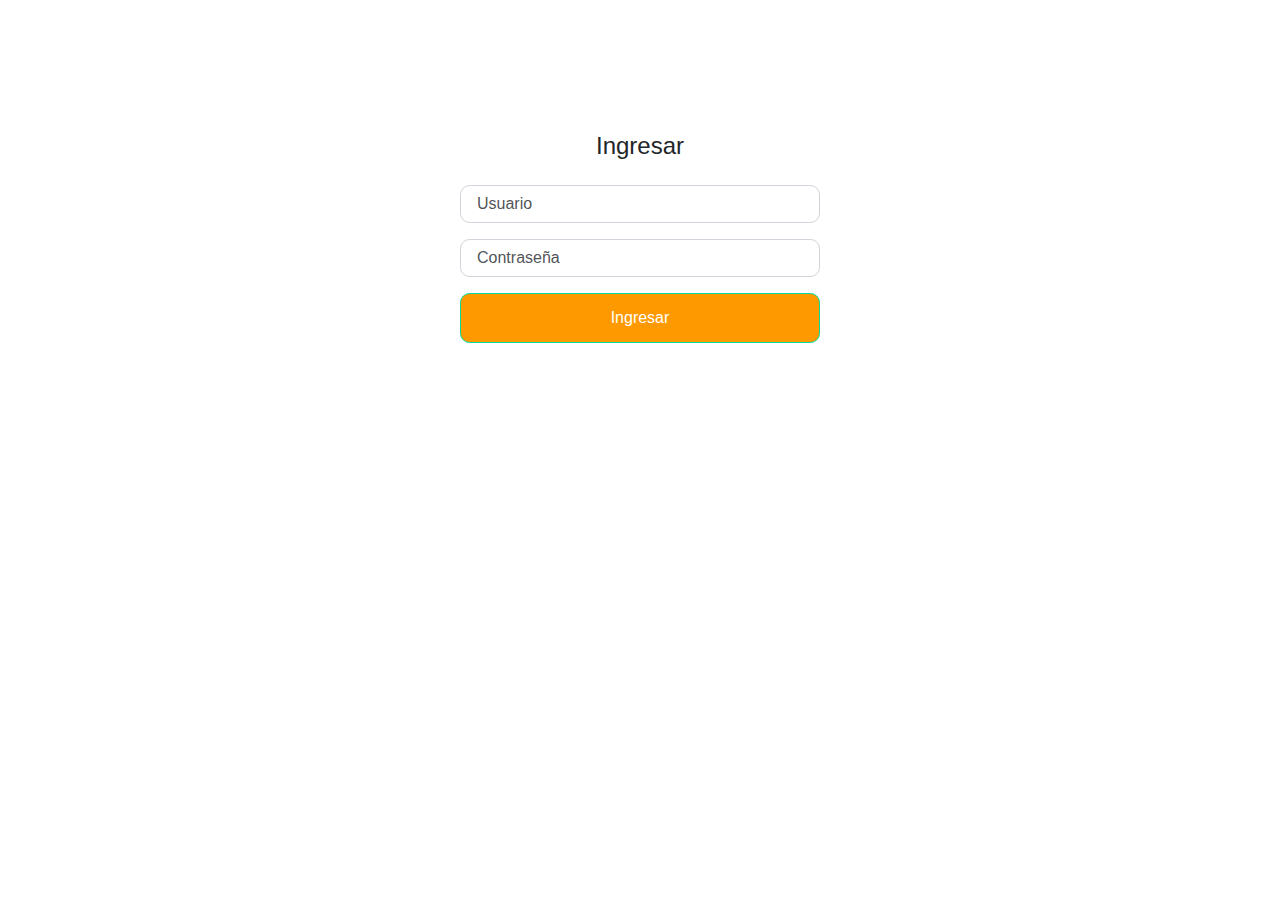
<file: index.html>
<!DOCTYPE html>
<html>

<head>
  <meta charset="utf-8">
  <meta name="viewport" content="width=device-width, initial-scale=1">
  <!-- PAGE settings -->
  <link rel="icon" href="https://templates.pingendo.com/assets/Pingendo_favicon.ico">
  <title></title>
  <meta name="description" content="Free Bootstrap 4 Pingendo Flat template for restaurant and food">
  <meta name="keywords" content="Pingendo restaurant food flat free template bootstrap 4">
  <!-- CSS dependencies -->
  <link rel="stylesheet" href="https://cdnjs.cloudflare.com/ajax/libs/font-awesome/4.7.0/css/font-awesome.min.css" type="text/css">
  <link rel="stylesheet" href="flat.css" type="text/css">
  <!-- Script: Make my navbar transparent when the document is scrolled to top -->
  <script src="js/navbar-ontop.js"></script>
  <!-- Script: Animated entrance -->
  <script src="js/animate-in.js"></script>
</head>

<body>
  <!-- Navbar -->
  <!-- <nav class="navbar navbar-expand-md bg-primary navbar-light fixed-top">
    <div class="container">
      <button class="navbar-toggler navbar-toggler-right" type="button" data-toggle="collapse" data-target="#navbar3SupportedContent" aria-controls="navbar3SupportedContent" aria-expanded="false" aria-label="Toggle navigation">
        <span class="navbar-toggler-icon"></span>
      </button>
      <div class="collapse navbar-collapse text-center justify-content-center" id="navbar3SupportedContent">
        <ul class="navbar-nav">
          <li class="nav-item mx-2">
            <a class="nav-link" href="#">
              <b>PINGENDO </b>
            </a>
          </li>
          <li class="nav-item mx-2">
            <a class="nav-link" href="#menu">MENU</a>
          </li>
          <li class="nav-item mx-2">
            <a class="nav-link" href="#venue">VENUE</a>
          </li>
        </ul>
        <a class="btn navbar-btn btn-secondary mx-2" href="#book">BOOK</a>
      </div>
    </div>
  </nav> -->
  <!-- Cover -->
  <div class="align-items-center d-flex py-5 cover section-primary" >
    <div class="container">
      <div class="row">
        <div class="col-lg-3 align-self-center text-lg-left text-center">
          <h1 class="mb-0 mt-4 display-4"></h1>
          <!-- <p class="mb-5">Pingendo gourmet</p> -->
        </div>
        <div class="col-lg-6 p-3">
          <form class="p-4 section-light bg-light" method="post" action="pages/page2.html">
            <h4 class="mb-3 text-center">Ingresar</h4>
            <div class="form-group">
              <!-- <label>Name</label> -->
              <input class="form-control" placeholder="Usuario"> </div>
            <div class="form-group">
              <!-- <label>Time</label> -->
              <input class="form-control" placeholder="Contraseña"> </div>
            <!-- <div class="form-group"> -->
              <!-- <label>People</label> -->
              <!-- <input type="number" class="form-control" placeholder="2"> </div> -->
            <button type="submit" class="btn mt-2 btn-block p-2 btn-secondary" style="background-color: #FF9900">
              <b>Ingresar</b>
            </button>
          </form>
        </div>
      </div>
    </div>
  </div>
  <!-- Intro -->
  <!-- <div class="py-5 bg-light">
    <div class="container">
      <div class="row bg-info p-4">
        <div class="p-4 col-md-6 bg-light">
          <p class="m-0">Our story, our future</p>
          <h2 class="mb-3">Michel Comini</h2>
          <i class="fa d-inline-block fa-star text-muted"></i>
          <i class="fa d-inline-block fa-star mx-2 text-muted"></i>
          <i class="fa d-inline-block fa-star text-muted"></i>
          <p class="my-4">Considered one of the most brilliant chef of our time. Cum sociis natoque penatibus et magnis dis parturient montes, nascetur ridiculus mus.</p>
          <img class="img-fluid d-block" src="assets/restaurant/signature_dark.png" width="300">
        </div>
        <div class="p-0 col-md-6">
          <img class="img-fluid d-block" src="assets/restaurant/chef_light.jpg"> </div>
      </div>
    </div>
  </div> -->
  <!-- Gallery -->
  <!-- <div class="section">
    <div class="container-fluid">
      <div class="row">
        <div class="p-0 col-md-2 col-4">
          <img src="assets/restaurant/food_12_light.jpg" class="img-fluid"> </div>
        <div class="p-0 col-md-2 col-4">
          <img src="assets/restaurant/food_11_light.jpg" class="img-fluid"> </div>
        <div class="p-0 col-md-2 col-4">
          <img src="assets/restaurant/food_10_light.jpg" class="img-fluid"> </div>
        <div class="p-0 col-md-2 col-4">
          <img src="assets/restaurant/food_9_light.jpg" class="img-fluid"> </div>
        <div class="p-0 col-md-2 col-4">
          <img src="assets/restaurant/food_8_light.jpg" class="img-fluid"> </div>
        <div class="p-0 col-md-2 col-4">
          <img src="assets/restaurant/food_7_light.jpg" class="img-fluid"> </div>
        <div class="p-0 col-md-2 col-4">
          <img src="assets/restaurant/food_5_light.jpg" class="img-fluid"> </div>
        <div class="p-0 col-md-2 col-4">
          <img src="assets/restaurant/food_6_light.jpg" class="img-fluid"> </div>
        <div class="p-0 col-md-2 col-4">
          <img src="assets/restaurant/food_4_light.jpg" class="img-fluid"> </div>
        <div class="p-0 col-md-2 col-4">
          <img src="assets/restaurant/food_3_light.jpg" class="img-fluid"> </div>
        <div class="p-0 col-md-2 col-4">
          <img src="assets/restaurant/food_2_light.jpg" class="img-fluid"> </div>
        <div class="p-0 col-md-2 col-4">
          <img class="img-fluid" src="assets/restaurant/food_1_light.jpg"> </div>
      </div>
    </div>
  </div> -->
  <!-- Menu -->
  <!-- <div class="py-5 text-center bg-light" id="menu">
    <div class="container">
      <div class="row p-4 bg-primary">
        <div class="col-md-12 bg-light">
          <h2 class="mt-3">Menu</h2>
          <p class="mb-5">Week #26</p>
          <div class="row">
            <div class="col-md-4">
              <h5>From our lands</h5>
              <ul class="list-unstyled">
                <li class="my-4">Fillet of beef carpaccio, <br>raspberries and shaved parmesan <br>[ $12 ]</li>
                <li class="my-4">Rabbit stewed with prune, <br>artichokes and tomato focaccia <br>[ $24 ]</li>
                <li class="my-4">Season vegetables, <br>daily picked from our gardens <br>[ $8 ]</li>
                <li class="my-4">Rhubarb and blood orange crumble <br>served with clotted cream <br>[ $10 ]</li>
              </ul>
            </div>
            <div class="col-md-4">
              <h5>From the sea</h5>
              <ul class="list-unstyled">
                <li class="my-4">Fresh rock oyster &nbsp; <br>with homemade tartare sauce <br>[ $12 ]</li>
                <li class="my-4">Salt and chilli squid&nbsp; <br>with lime mayonnaise <br>[ $15 ]</li>
                <li class="my-4">Beetroot salmon gravadlax&nbsp; <br>with blinis and chive cream <br>[ $30 ]</li>
                <li class="my-4">Claret jelly with Chantilly cream <br>&nbsp;and a shortbread petticoat tail <br>[ $12 ]</li>
              </ul>
            </div>
            <div class="col-md-4">
              <h5>For the youngest</h5>
              <ul class="list-unstyled">
                <li class="my-4">Milan saffron risotto <br>with mint leaves and cherry tomato <br>[ $6 ]</li>
                <li class="my-4">Angus hamburger <br>ketchup and grilled vegetables <br>[ $12 ]</li>
                <li class="my-4">Potato chips <br>proudly grown in our fields <br>[ $7 ]</li>
                <li class="my-4">Ice cream with orange peel, <br>wild berries and daily cream <br>[ $4 ]</li>
              </ul>
            </div>
          </div>
        </div>
      </div>
    </div>
  </div> -->
  <!-- Carousel reviews -->
  <!-- <div class="py-5 text-center section-secondary" style="background-image: url(&quot;assets/restaurant/testimonal_background_light.jpg&quot;);">
    <div class="container">
      <div class="row">
        <div class="mx-auto col-12 p-3 section-light col-lg-5">
          <div class="carousel slide" data-ride="carousel" id="carouselArchitecture">
            <div class="carousel-inner" role="listbox">
              <div class="carousel-item">
                <img class="d-block img-fluid rounded-circle mx-auto" src="assets/restaurant/testimonial_1_light.jpg" data-holder-rendered="true" width="200">
                <p class="my-3">So good and super staff. <br>Go for the shrimps!.</p>
                <i class="fa fa-star d-inline"></i>
                <i class="fa fa-star mx-1 d-inline"></i>
                <i class="fa fa-star d-inline"></i>
                <i class="fa fa-star mx-1 d-inline"></i>
                <i class="fa fa-star-o d-inline"></i>
              </div>
              <div class="carousel-item">
                <img class="d-block img-fluid rounded-circle mx-auto" src="assets/restaurant/testimonial_2_light.jpg" data-holder-rendered="true" width="200">
                <p class="my-3">Super enthusiastic about this place. <br>They play live music too.</p>
                <i class="fa fa-star d-inline"></i>
                <i class="fa fa-star mx-1 d-inline"></i>
                <i class="fa fa-star d-inline"></i>
                <i class="fa fa-star mx-1 d-inline"></i>
                <i class="fa fa-star d-inline"></i>
              </div>
              <div class="carousel-item active">
                <img class="d-block img-fluid rounded-circle mx-auto" src="assets/restaurant/testimonial_3_light.jpg" data-holder-rendered="true" width="200">
                <p class="my-3">It was since a while that I ate that good. <br>Definitely recommended.</p>
                <i class="fa fa-star d-inline"></i>
                <i class="fa fa-star mx-1 d-inline"></i>
                <i class="fa fa-star d-inline"></i>
                <i class="fa fa-star-half-o mx-1 d-inline"></i>
                <i class="fa fa-star-o d-inline"></i>
              </div>
            </div>
          </div>
        </div>
      </div>
    </div>
  </div> -->
  <!-- Carousel venue -->
  <!-- <div class="py-5 bg-light" id="venue">
    <div class="container">
      <div class="row bg-primary p-4">
        <div class="p-4 col-md-6 bg-light">
          <p class="m-0">Feel comfortable, like home</p>
          <h2>Discover the venue</h2>
          <p class="my-4">Design and architecture go together with good food. Cum sociis natoque penatibus et magnis dis parturient montes, nascetur ridiculus mus. <br>
            <br>Lorem ipsum dolor sit amet, consectetur adipiscing elit, sed do eiusmod tempor incididunt ut labore et dolore magna aliqua. <br> </p>
          <a href="#" class="btn p-2 btn-outline-secondary">View the gallery</a>
        </div>
        <div class="p-0 col-md-6">
          <div class="carousel slide" data-ride="carousel" id="carousel1">
            <div class="carousel-inner" role="listbox">
              <div class="carousel-item active">
                <img class="d-block img-fluid w-100" src="assets/restaurant/venue_1_light.jpg" atl="first slide"> </div>
              <div class="carousel-item">
                <img class="d-block img-fluid w-100" src="assets/restaurant/venue_3_light.jpg" data-holder-rendered="true"> </div>
              <div class="carousel-item">
                <img class="d-block img-fluid w-100" src="assets/restaurant/venue_2_light.jpg" data-holder-rendered="true"> </div>
              <div class="carousel-item">
                <img class="d-block img-fluid w-100" src="assets/restaurant/venue_4_light.jpg" data-holder-rendered="true"> </div>
            </div>
            <a class="carousel-control-prev" href="#carousel1" role="button" data-slide="prev">
              <span class="carousel-control-prev-icon" aria-hidden="true"></span>
              <span class="sr-only">Previous</span>
            </a>
            <a class="carousel-control-next" href="#carousel1" role="button" data-slide="next">
              <span class="carousel-control-next-icon" aria-hidden="true"></span>
              <span class="sr-only">Next</span>
            </a>
          </div>
        </div>
      </div>
    </div>
  </div> -->
  <!-- Events -->
  <!-- <div class="py-5">
    <div class="container">
      <div class="row">
        <div class="col-md-12">
          <p class="m-0 text-center">We gladly invite you to our happenings.</p>
          <h2 class="mb-4 text-primary text-center">Upcoming events</h2>
          <div class="row">
            <div class="col-md-4 p-3">
              <img class="img-fluid d-block w-100 mb-3" src="assets/restaurant/event_1_light.jpg">
              <p class="lead text-muted mb-1">26th July, 2017</p>
              <h5 class="text-dark">
                <b>Oyster &amp; champagne night</b>
              </h5>
              <p class="mb-3">Lorem ipsum dolor sit amet, consectetur adipiscing elit, sed do eiusmod tempor ut labore.</p>
              <a href="#" class="btn btn-outline-primary">
                <b class="">Book now!</b>
              </a>
            </div>
            <div class="col-md-4 p-3">
              <img class="img-fluid d-block w-100 mb-3" src="assets/restaurant/event_2_light.jpg">
              <p class="lead text-muted mb-1">30th August, 2017</p>
              <h5 class="">
                <b>Nina Krichko Acoustic Live</b>
              </h5>
              <p class="mb-3">Lorem ipsum dolor sit amet, consectetur adipiscing elit, sed do eiusmod tempor incididunt.</p>
              <a href="#" class="btn btn-outline-primary">
                <b class="">Go to event</b>
              </a>
            </div>
            <div class="col-md-4 p-3">
              <img class="img-fluid d-block w-100 mb-3" src="assets/restaurant/event_3_light.jpg">
              <p class="lead text-muted mb-1">1st October, 2017 </p>
              <h5 class="">
                <b>Infusion tasting &nbsp;</b>
              </h5>
              <p class="mb-3">Lorem ipsum dolor sit amet, consectetur adipiscing elit, sed do eiusmod tempor dolore.</p>
              <a href="#" class="btn btn-outline-primary">
                <b class="">Read more</b>
              </a>
            </div>
          </div>
        </div>
      </div>
    </div>
  </div> -->
  <!-- Book section -->
  <!-- <div class="py-5 section-info" id="book" style="background-image: url(&quot;assets/restaurant/makereservation_light.jpg&quot;);">
    <div class="container">
      <div class="row">
        <div class="section-light col-lg-6 mx-auto p-3">
          <form class="p-4 bg-light" method="post" action="https://formspree.io/">
            <h4 class="mb-4 text-center">Make a reservation</h4>
            <p class="my-4">Book your table in advance. No cue, no waiting lists. Pre-order your favourite dish or suggest new recipes to our chefs. We will do all our best for complying to your requests</p>
            <div class="form-group">
              <label>Name</label>
              <input class="form-control" placeholder="Type here"> </div>
            <div class="form-group">
              <label>Time</label>
              <input type="time" class="form-control" placeholder="13"> </div>
            <div class="form-group">
              <label>People</label>
              <input type="number" class="form-control" placeholder="2"> </div>
            <button type="submit" class="btn mt-4 btn-block p-2 btn-primary">
              <b>Reserve a table</b>
            </button>
          </form>
        </div>
      </div>
    </div>
  </div> -->
  <!-- Footer -->
  <!-- <div class="text-center bg-dark pt-5">
    <div class="container">
      <div class="row">
        <div class="col-md-4 p-3">
          <h2 class="mb-4">Contact</h2>
          <p class="m-0">
            <a href="tel:+246 - 542 550 5462" class="text-white">+246 - 542 550 5462</a>
          </p>
          <p>
            <a href="mailto:info@pingendo.com" class="text-white">info@pingendo.com</a>
          </p>
        </div>
        <div class="col-md-4 p-3">
          <h2 class="mb-4">Location</h2>
          <p>
            <a href="https://www.google.it/maps" target="blank" class="text-white">23 Fake Street <br>Seattle, WA 00000</a>
          </p>
        </div>
        <div class="col-md-4 p-3">
          <h2 class="mb-4">Openings</h2>
          <p>11:00 - 15:00 &amp; 19:00 - 00:00 Tue/Fri <br>11:00 - 15:00 &amp; 19:00 - 02:00 Sat/Sun</p>
        </div>
      </div>
      <div class="row">
        <div class="col-md-12 mt-3">
          <p class="text-center text-muted">© Copyright 2018 Pingendo - All rights reserved. </p>
        </div>
      </div>
    </div>
  </div> -->
  <!-- JavaScript dependencies -->
  <script src="https://code.jquery.com/jquery-3.3.1.min.js"></script>
  <script src="https://cdnjs.cloudflare.com/ajax/libs/popper.js/1.14.3/umd/popper.min.js" integrity="sha384-ZMP7rVo3mIykV+2+9J3UJ46jBk0WLaUAdn689aCwoqbBJiSnjAK/l8WvCWPIPm49" crossorigin="anonymous"></script>
  <script src="https://stackpath.bootstrapcdn.com/bootstrap/4.1.3/js/bootstrap.min.js" integrity="sha384-ChfqqxuZUCnJSK3+MXmPNIyE6ZbWh2IMqE241rYiqJxyMiZ6OW/JmZQ5stwEULTy" crossorigin="anonymous"></script>
  <!-- Script: Smooth scrolling between anchors in the same page -->
  <script src="js/smooth-scroll.js"></script>
</body>

</html>
</file>
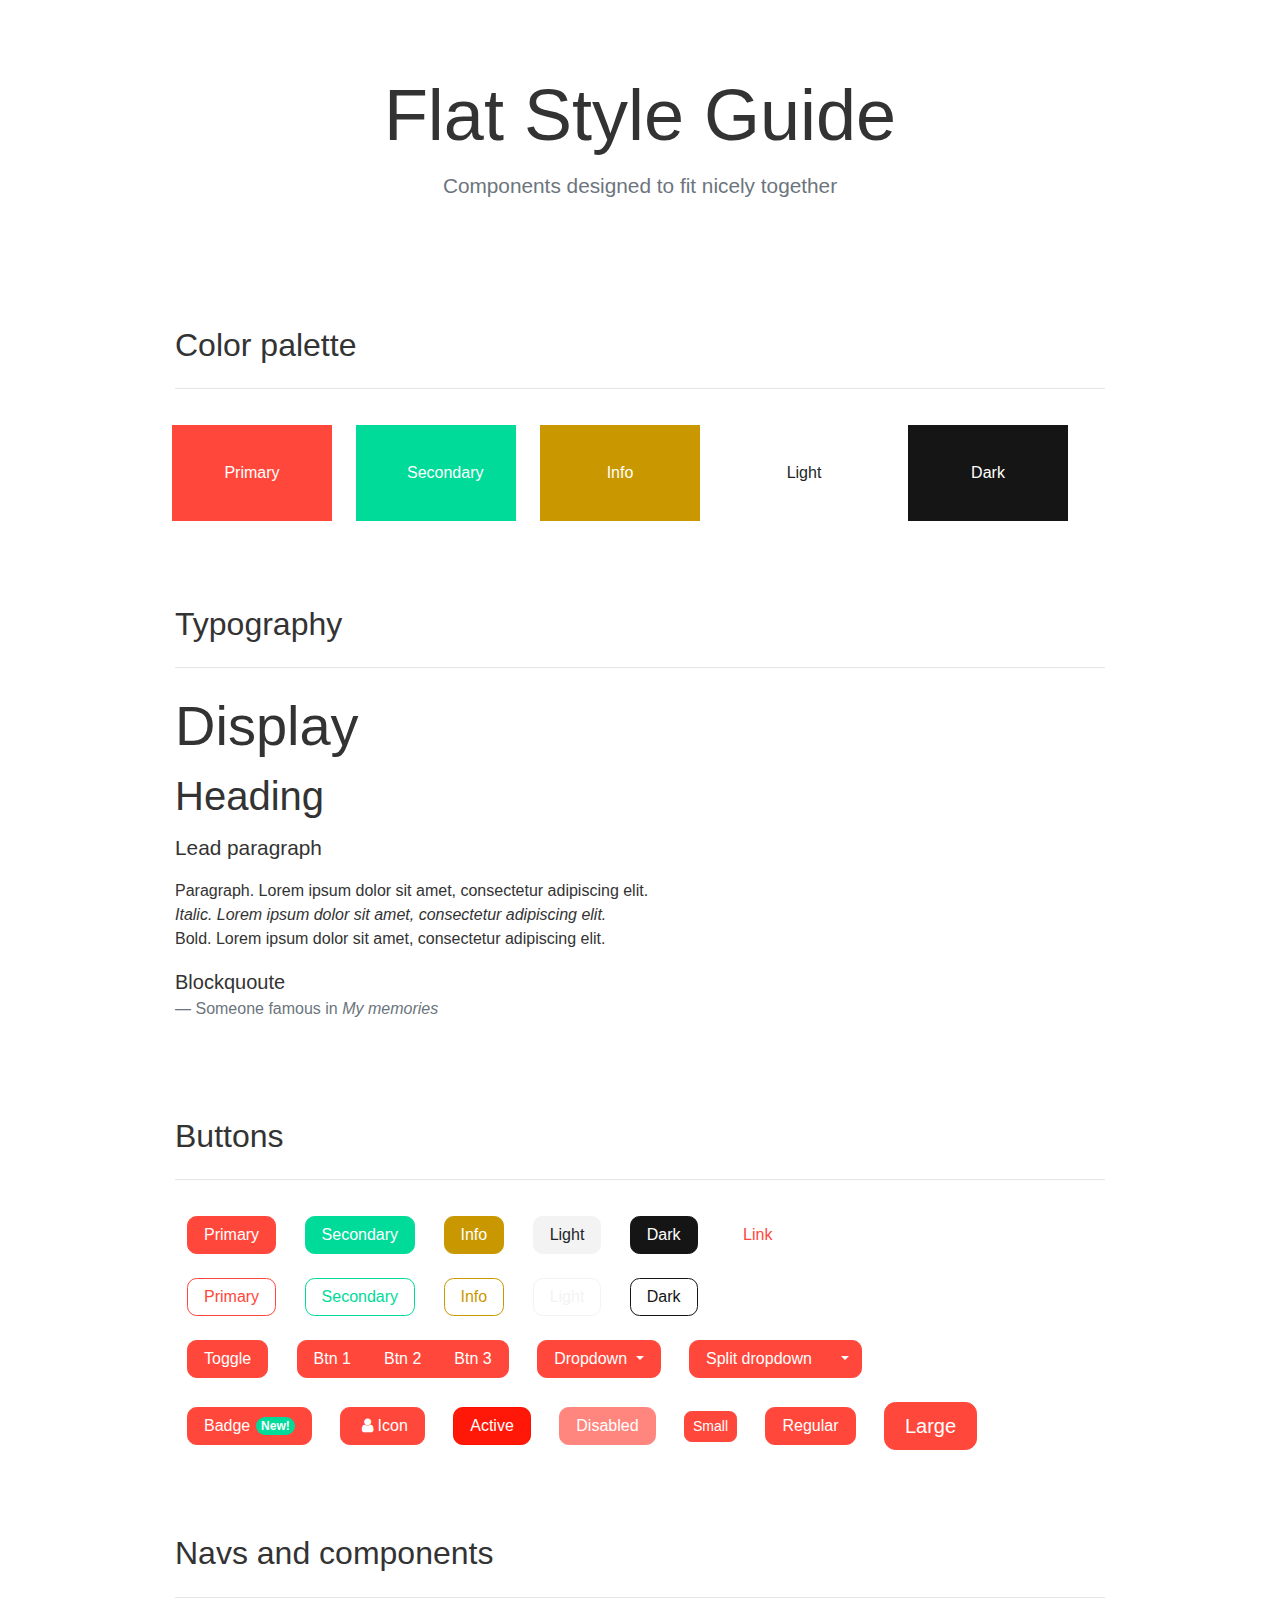
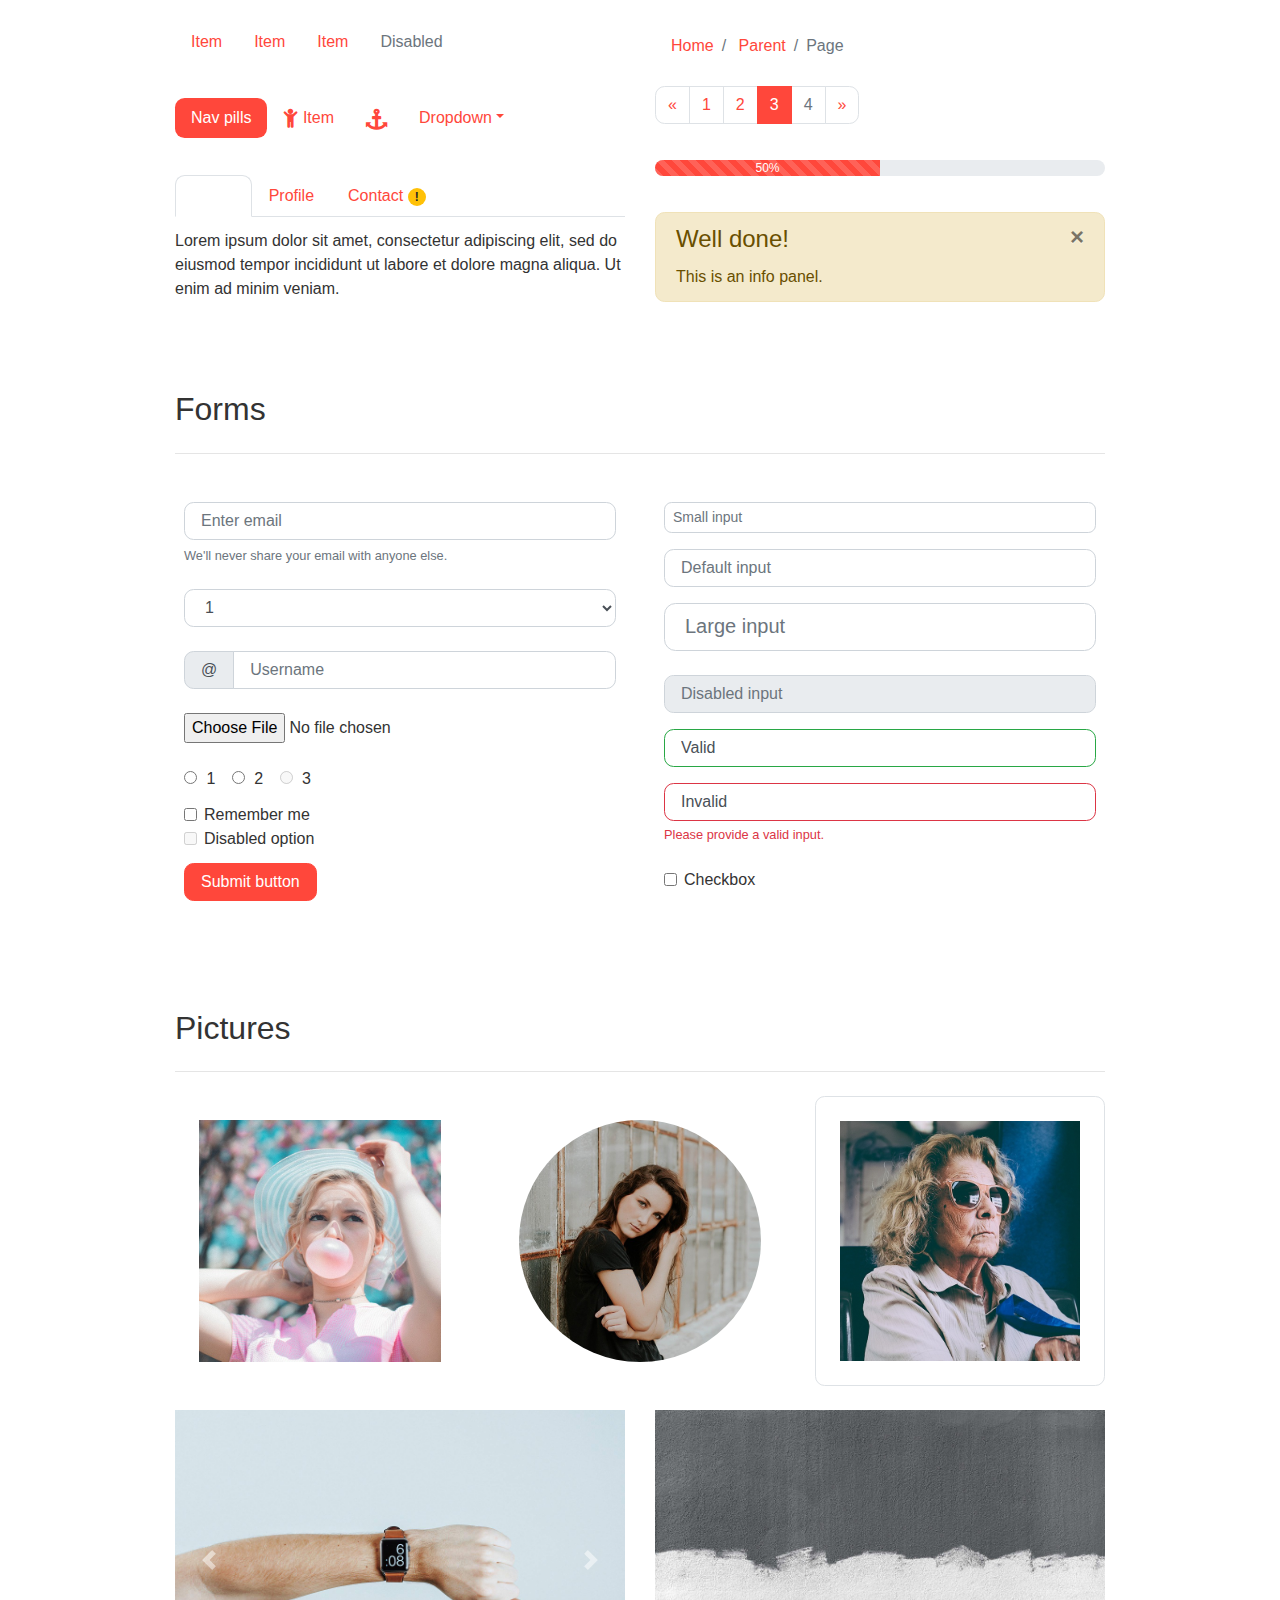
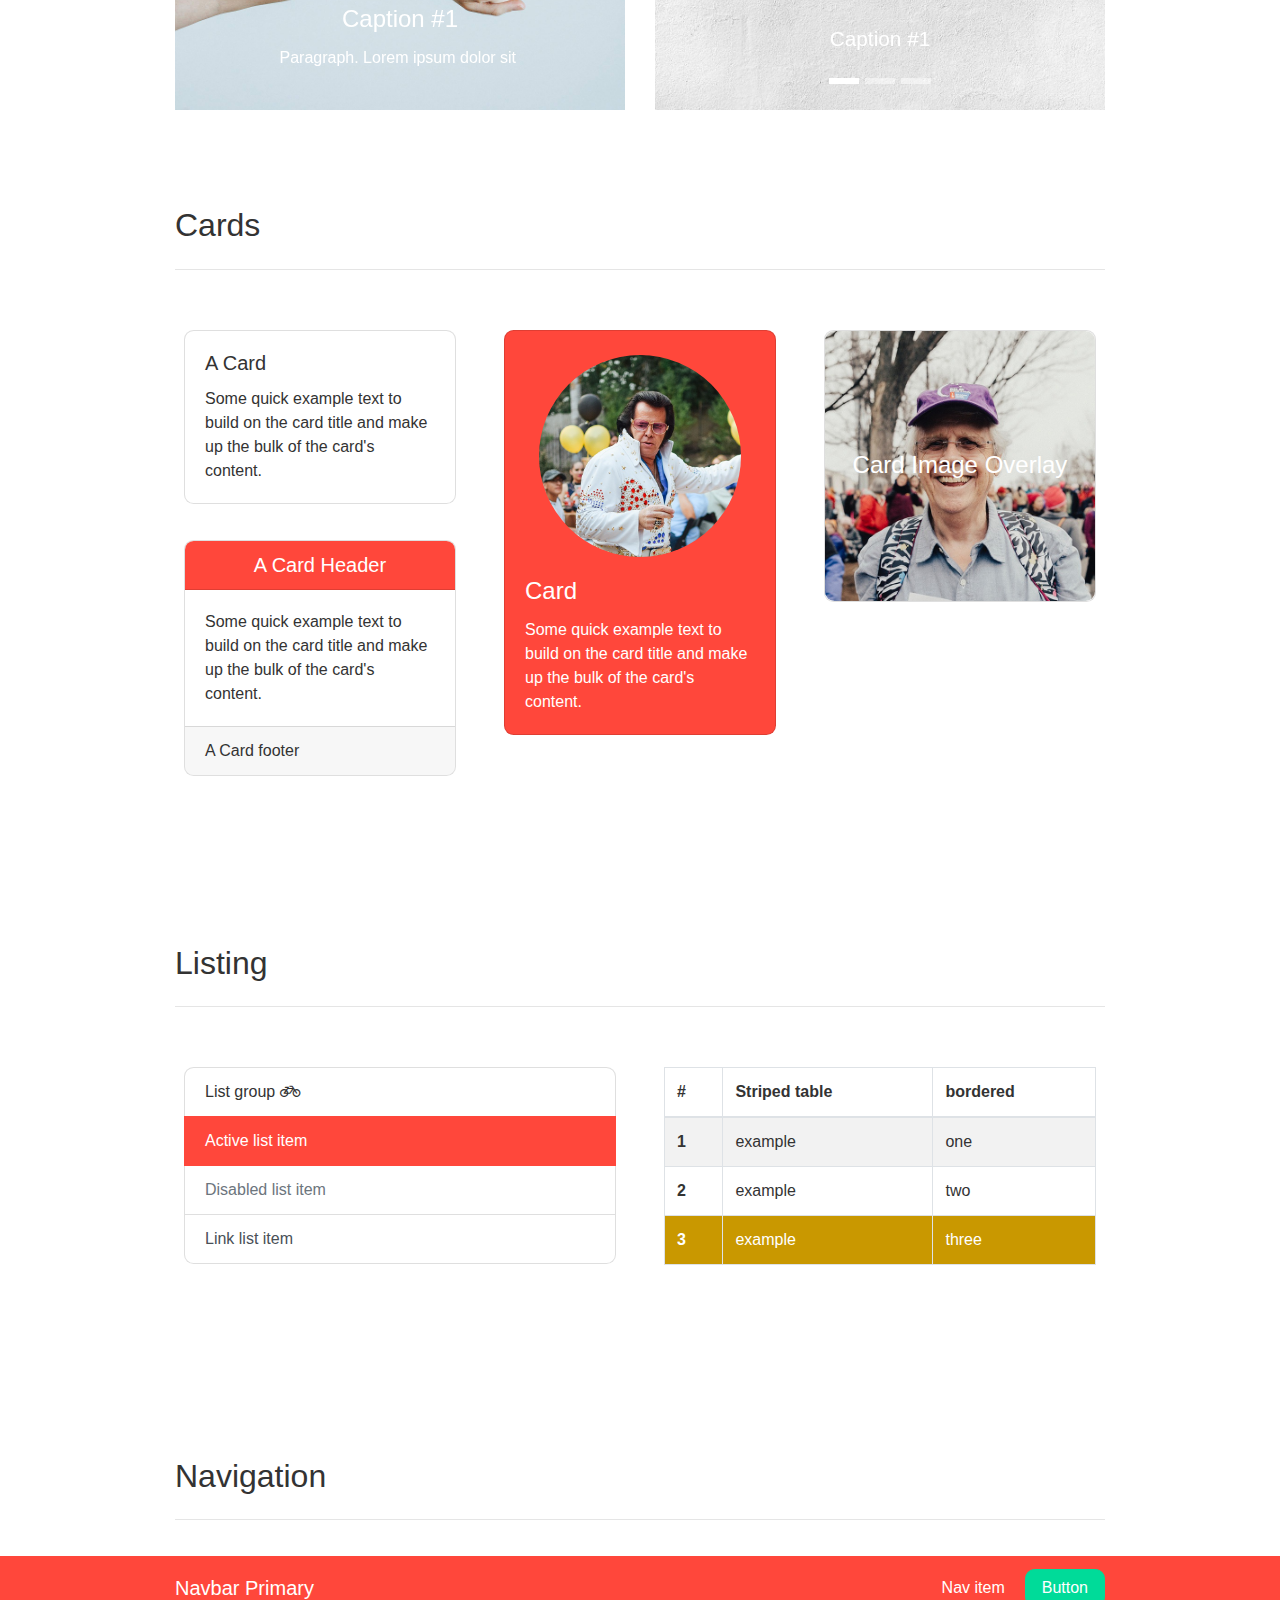
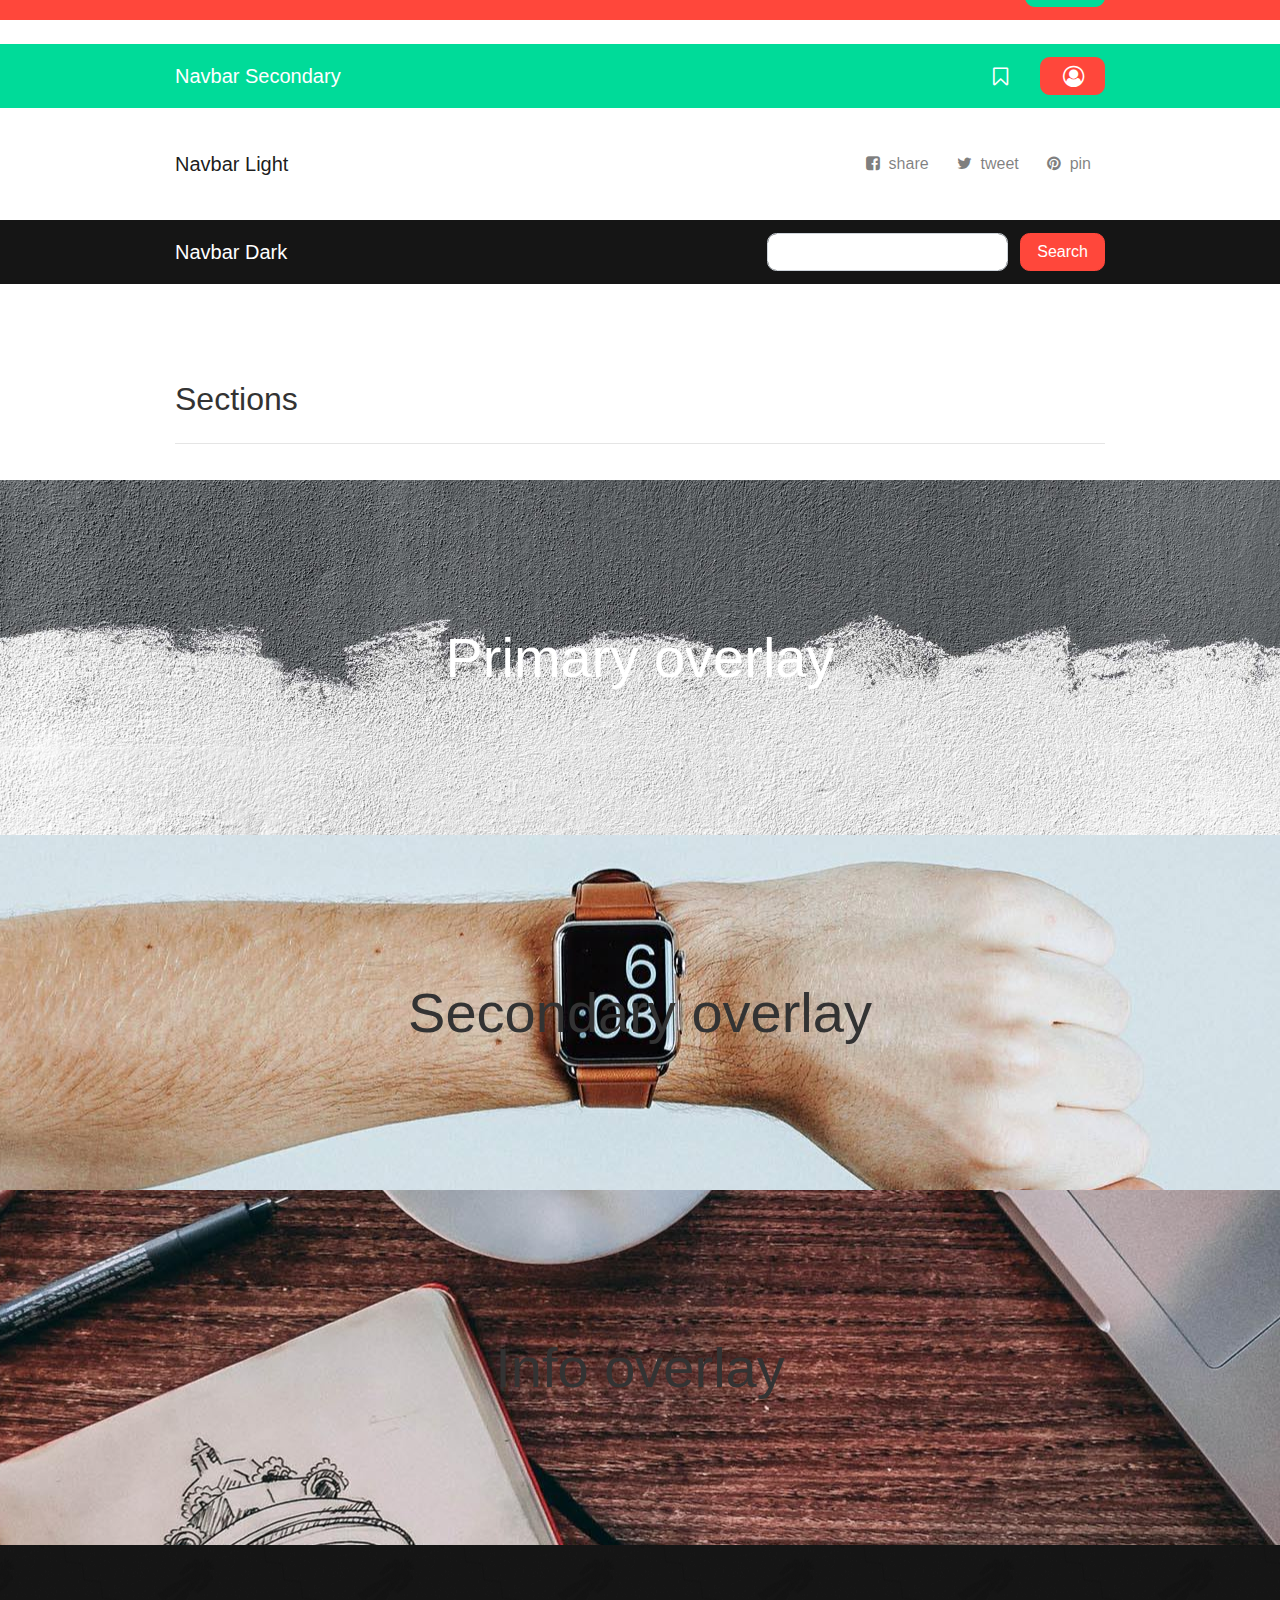
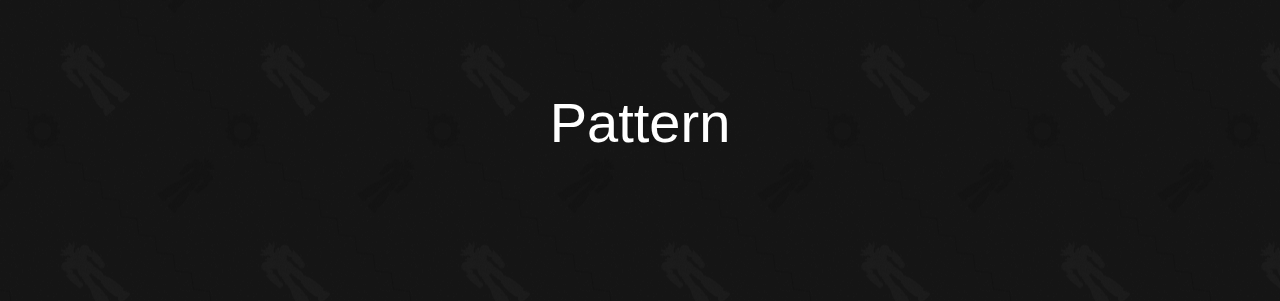
<file: styleguide.html>
<!DOCTYPE html>
<html>

<head>
  <meta charset="utf-8">
  <meta name="viewport" content="width=device-width, initial-scale=1">
  <!-- PAGE settings -->
  <link rel="icon" href="https://templates.pingendo.com/assets/Pingendo_favicon.ico">
  <title>Styleguide</title>
  <meta name="author" content="Pingendo">
  <!-- CSS dependencies -->
  <link rel="stylesheet" href="https://cdnjs.cloudflare.com/ajax/libs/font-awesome/4.7.0/css/font-awesome.min.css" type="text/css">
  <link rel="stylesheet" href="flat.css" type="text/css"> </head>

<body>
  <div class="py-5 text-center">
    <div class="container">
      <div class="row">
        <div class="col-12">
          <h1 class="display-3 text-capitalize">flat style guide</h1>
          <p class="lead text-muted">Components designed to fit nicely together </p>
        </div>
      </div>
    </div>
  </div>
  <div class="py-4">
    <div class="container">
      <div class="row">
        <div class="col-12">
          <h2>Color palette</h2>
          <hr>
          <div class="row text-center">
            <div class="col-md-2 bg-primary m-2">
              <p class="m-0 p-4">Primary</p>
            </div>
            <div class="col-md-2 bg-secondary m-2">
              <p class="m-0 p-4">Secondary</p>
            </div>
            <div class="col-md-2 bg-info m-2">
              <p class="m-0 p-4">Info</p>
            </div>
            <div class="col-md-2 bg-light m-2">
              <p class="m-0 p-4">Light</p>
            </div>
            <div class="col-md-2 bg-dark m-2">
              <p class="m-0 p-4">Dark</p>
            </div>
          </div>
        </div>
      </div>
    </div>
  </div>
  <div class="py-4">
    <div class="container">
      <div class="row">
        <div class="col-12">
          <h2>Typography</h2>
          <hr>
          <h1 class="display-4"> Display </h1>
          <h1>Heading</h1>
          <p class="lead">Lead paragraph </p>
          <p>Paragraph. Lorem ipsum dolor sit amet, consectetur adipiscing elit. <br><i>Italic. Lorem ipsum dolor sit amet, consectetur adipiscing elit.</i> <br><b>Bold. Lorem ipsum dolor sit amet, consectetur adipiscing elit.</b></p>
          <div class="blockquote">
            <p class="mb-0">Blockquoute</p>
            <div class="blockquote-footer">Someone famous in <cite>My memories</cite></div>
          </div>
        </div>
      </div>
    </div>
  </div>
  <div class="py-4">
    <div class="container">
      <div class="row">
        <div class="col-12">
          <h2>Buttons</h2>
          <hr> </div>
      </div>
      <div class="row">
        <div class="col-12"> <a class="btn btn-primary m-2" href="#">Primary</a> <a class="btn btn-secondary m-2" href="#">Secondary</a> <a class="btn btn-info m-2" href="#">Info</a> <a class="btn btn-light m-2" href="#">Light</a> <a class="btn btn-dark m-2" href="#">Dark</a>          <a class="btn btn-link m-2" href="#">Link</a> </div>
      </div>
      <div class="row">
        <div class="col-12"> <a class="btn btn-outline-primary m-2" href="#">Primary</a> <a class="btn btn-outline-secondary m-2" href="#">Secondary</a> <a class="btn btn-outline-info m-2" href="#">Info</a> <a class="btn btn-outline-light m-2" href="#">Light</a> <a class="btn btn-outline-dark m-2"
            href="#">Dark</a> </div>
      </div>
      <div class="row">
        <div class="col-12"> <a class="btn btn-primary m-2" href="" aria-pressed="false" autocomplete="off" data-toggle="button">Toggle</a>
          <div class="btn-group m-2"> <a href="#" class="btn btn-primary">Btn 1</a> <a href="#" class="btn btn-primary">Btn 2</a> <a href="#" class="btn btn-primary">Btn 3</a> </div>
          <div class="btn-group m-2"> <button class="btn btn-primary dropdown-toggle" data-toggle="dropdown">Dropdown </button>
            <div class="dropdown-menu">
              <h6 class="dropdown-header">Dropdown header</h6> <a class="dropdown-item" href="#">Option 1</a> <a class="dropdown-item" href="#">Option 2</a> <a class="dropdown-item disabled" href="#">Disabled option</a>
              <div class="dropdown-divider"></div> <a class="dropdown-item" href="#">Separated link</a> </div>
          </div>
          <div class="btn-group m-2"> <button type="button" class="btn btn-primary" href="#">Split dropdown</button> <button type="button" class="btn dropdown-toggle dropdown-toggle-split btn-primary" data-toggle="dropdown" aria-expanded="false" aria-haspopup="true"></button>
            <div
              class="dropdown-menu"> <a class="dropdown-item" href="#">Action</a> <a class="dropdown-item" href="#">Another action</a> <a class="dropdown-item" href="#">Something else here</a>
              <div class="dropdown-divider"></div> <a class="dropdown-item" href="#">Separated link</a> </div>
        </div>
      </div>
    </div>
    <div class="row">
      <div class="col-12"> <a class="btn btn-primary m-2" href="">Badge<span class="badge badge-secondary ml-1">New!</span></a> <a class="btn btn-primary m-2" href="#"><i class="fa fa-user fa-fw"></i>Icon</a> <a class="btn active btn-primary m-2" href="">Active</a> <a class="btn disabled btn-primary m-2"
          href="">Disabled</a> <a class="btn btn-sm btn-primary m-2" href="">Small</a> <a class="btn btn-primary m-2" href="">Regular</a> <a class="btn btn-lg btn-primary m-2" href="">Large</a> </div>
    </div>
  </div>
  </div>
  <div class="py-4">
    <div class="container">
      <div class="row">
        <div class="col-12">
          <h2>Navs and components</h2>
          <hr> </div>
      </div>
      <div class="row">
        <div class="col-md-6">
          <ul class="nav">
            <li class="nav-item"> <a class="nav-link" href="#">Item</a> </li>
            <li class="nav-item"> <a class="nav-link" href="#">Item</a> </li>
            <li class="nav-item"> <a href="#" class="nav-link">Item</a> </li>
            <li class="nav-item"> <a class="nav-link disabled" href="#">Disabled</a> </li>
          </ul>
          <ul class="nav nav-pills my-4">
            <li class="nav-item"> <a href="#" class="nav-link active">Nav pills</a> </li>
            <li class="nav-item"> <a class="nav-link" href="#"><i class="fa fa-lg fa-child"></i> Item</a> </li>
            <li class="nav-item"> <a class="nav-link" href="#"><i class="fa fa-lg fa-anchor mt-1"></i></a> </li>
            <li class="nav-item dropdown"> <a class="nav-link dropdown-toggle" data-toggle="dropdown" href="#" role="button" aria-haspopup="true" aria-expanded="false">Dropdown</a>
              <div class="dropdown-menu"> <a class="dropdown-item" href="#">Option 1</a> <a class="dropdown-item" href="#">Option 2</a>
                <div class="dropdown-divider"></div> <a class="dropdown-item" href="#">Separated link</a> </div>
            </li>
          </ul>
          <ul class="nav nav-tabs">
            <li class="nav-item"> <a href="#home" class="nav-link active" aria-controls="home" aria-selected="true" data-toggle="tab" id="home-tab" role="tab">Home</a> </li>
            <li class="nav-item"> <a class="nav-link" href="#profile" aria-controls="profile" aria-selected="false" data-toggle="tab" id="profile-tab" role="tab">Profile</a> </li>
            <li class="nav-item"> <a href="#contact" class="nav-link" aria-controls="contact" aria-selected="false" data-toggle="tab" id="contact-tab" role="tab">Contact <span class="badge badge-pill badge-warning">!</span></a> </li>
          </ul>
          <div class="tab-content my-2" id="myTabContent">
            <div class="tab-pane fade show active" id="home" role="tabpanel" aria-labelledby="home-tab">Lorem ipsum dolor sit amet, consectetur adipiscing elit, sed do eiusmod tempor incididunt ut labore et dolore magna aliqua. Ut enim ad minim veniam.</div>
            <div class="tab-pane fade" id="profile" role="tabpanel" aria-labelledby="profile-tab">Quis nostrud exercitation ullamco laboris nisi ut aliquip ex ea commodo consequat. Duis aute irure dolor in reprehenderit in voluptate velit esse cillum dolore eu fugiat nulla pariatur.</div>
            <div class="tab-pane fade" id="contact" role="tabpanel"
              aria-labelledby="contact-tab">Excepteur sint occaecat cupidatat non proident, sunt in culpa qui officia deserunt mollit anim id est laborum. Consectetur adipiscing elit, sed do eiusmod tempor incididunt. </div>
          </div>
        </div>
        <div class="col-md-6">
          <ul class="breadcrumb">
            <li class="breadcrumb-item"> <a href="#">Home</a> </li>
            <li class="breadcrumb-item"> <a href="#">Parent</a> </li>
            <li class="breadcrumb-item active">Page</li>
          </ul>
          <ul class="pagination">
            <li class="page-item"> <a class="page-link" href="#" aria-label="Previous"> <span aria-hidden="true">«</span> <span class="sr-only">Previous</span> </a> </li>
            <li class="page-item"> <a class="page-link" href="#">1</a> </li>
            <li class="page-item"> <a class="page-link" href="#">2</a> </li>
            <li class="page-item active"> <a class="page-link" href="#">3</a> </li>
            <li class="page-item disabled"> <a class="page-link" href="#">4</a> </li>
            <li class="page-item"> <a class="page-link" href="#" aria-label="Next"> <span aria-hidden="true">»</span> <span class="sr-only">Next</span> </a> </li>
          </ul>
          <div class="progress my-4">
            <div class="progress-bar progress-bar-striped" role="progressbar" style="width: 50%" aria-valuenow="50" aria-valuemin="0" aria-valuemax="100">50%</div>
          </div>
          <div class="alert alert-info" role="alert"> <button type="button" class="close" data-dismiss="alert" aria-label="Close">×</button>
            <h4 class="alert-heading">Well done! </h4>
            <p class="mb-0">This is an info panel.</p>
          </div>
        </div>
      </div>
    </div>
  </div>
  <div class="py-4">
    <div class="container">
      <div class="row">
        <div class="col-12">
          <h2>Forms</h2>
          <hr> </div>
      </div>
      <div class="row">
        <div class="col-md-6 p-3">
          <form method="post" action="">
            <div class="form-group mb-1"> <input type="email" name="email" class="form-control" placeholder="Enter email"> </div> <small id="emailHelp" class="form-text text-muted">We'll never share your email with anyone else.</small>
            <div class="form-group my-3"><select class="form-control"><option value="1">1</option><option value="2">2</option><option value="3">3</option></select></div>
            <div class="form-group my-3">
              <div class="input-group">
                <div class="input-group-prepend"><span class="input-group-text" id="basic-addon1">@</span></div> <input type="text" class="form-control" id="inlineFormInputGroup" placeholder="Username"> </div>
            </div>
            <div class="form-group my-3"> <input type="file" class="form-control-file" id="exampleFormControlFile1"> </div>
            <div class="form-check form-check-inline"> <label class="form-check-label">
                <input class="form-check-input" type="radio" value="option1" id="inlineRadio1" name="inlineRadioOptions"> 1
              </label> </div>
            <div class="form-check form-check-inline"> <label class="form-check-label">
                <input class="form-check-input" type="radio" value="option2" id="inlineRadio2" name="inlineRadioOptions"> 2
              </label> </div>
            <div class="form-check form-check-inline disabled"> <label class="form-check-label">
                <input class="form-check-input" type="radio" name="inlineRadioOptions" id="inlineRadio3" value="option3" disabled=""> 3
              </label> </div>
            <div class="form-check mt-2"> <input class="form-check-input" type="checkbox" id="exampleCheck1" value="on"><label class="form-check-label" for="exampleCheck1">Remember me</label></div>
            <div class="form-check disabled"> <label class="form-check-label"> <input class="form-check-input" type="checkbox" value="" disabled=""> Disabled option </label> </div> <button type="submit" class="btn btn-primary my-2">Submit button</button> </form>
        </div>
        <div class="col-md-6 p-3">
          <form class="" method="post" action="">
            <div class="form-group"> <input type="email" class="form-control form-control-sm" placeholder="Small input" name="email"> </div>
            <div class="form-group"> <input type="email" class="form-control" name="email" placeholder="Default input"> </div>
            <div class="form-group"> <input type="text" class="form-control form-control-lg" placeholder="Large input"> </div>
          </form>
          <form class="my-3" method="post" action="">
            <div class="form-group"> <input type="text" class="form-control" placeholder="Disabled input" id="disabledTextInput" disabled=""> </div>
            <div class="form-group"> <input type="text" class="form-control is-valid" placeholder="First name" id="validationServer01" required="" value="Valid"> </div>
            <div class="form-group"> <input type="text" class="form-control is-invalid" placeholder="First name" id="validationServer01" required="" value="Invalid">
              <div class="invalid-feedback">Please provide a valid input.</div>
            </div>
          </form>
          <form>
            <div class="form-group">
              <div class="form-check"> <input class="form-check-input" type="checkbox" id="exampleCheck1" value="on"><label class="form-check-label" for="exampleCheck1">Checkbox</label></div>
            </div>
          </form>
        </div>
      </div>
    </div>
  </div>
  <div class="py-4">
    <div class="container">
      <div class="row">
        <div class="col-md-12">
          <h2>Pictures</h2>
          <hr> </div>
      </div>
      <div class="row text-center">
        <div class="col-md-4"> <img class="img-fluid p-3" src="assets/styleguide/people_1.jpg" alt="Card image"> </div>
        <div class="col-md-4"> <img class="img-fluid rounded-circle p-3" src="assets/styleguide/people_2.jpg" alt="Card image"> </div>
        <div class="col-md-4"> <img class="img-fluid img-thumbnail p-3" src="assets/styleguide/people_3.jpg" alt="Card image"> </div>
      </div>
      <div class="row">
        <div class="col-md-6">
          <div class="carousel slide my-3" data-ride="carousel" id="carousel-1">
            <div class="carousel-inner" role="listbox">
              <div class="carousel-item active"> <img class="d-block img-fluid" src="assets/styleguide/cover_2.jpg" data-holder-rendered="true">
                <div class="carousel-caption">
                  <h4>Caption #1</h4>
                  <p class="mb-0">Paragraph. Lorem ipsum dolor sit&nbsp;</p>
                </div>
              </div>
              <div class="carousel-item"> <img class="d-block img-fluid" src="assets/styleguide/cover_3.jpg" data-holder-rendered="true">
                <div class="carousel-caption">
                  <h4>Caption #2</h4>
                  <p class="mb-0">Paragraph. Lorem ipsum dolor sit&nbsp;</p>
                </div>
              </div>
            </div> <a class="carousel-control-prev" role="#carousel-1" data-slide="prev" href="#carousel-1"> <span class="carousel-control-prev-icon" aria-hidden="true"></span> <span class="sr-only">Previous</span> </a> <a class="carousel-control-next" role="button"
              data-slide="next" href="#carousel-1"> <span class="carousel-control-next-icon" aria-hidden="true"></span> <span class="sr-only">Next</span> </a> </div>
        </div>
        <div class="col-md-6">
          <div class="carousel slide my-3" data-ride="carousel" id="carousel-2" data-interval="5000">
            <ol class="carousel-indicators">
              <li data-target="#carousel-2" data-slide-to="0" class="active">&nbsp;</li>
              <li data-target="#carousel-2" data-slide-to="1">&nbsp;</li>
              <li data-target="#carousel-2" data-slide-to="2">&nbsp;</li>
            </ol>
            <div class="carousel-inner" role="listbox">
              <div class="carousel-item active"> <img class="d-block img-fluid" src="assets/styleguide/cover_1.jpg" data-holder-rendered="true">
                <div class="carousel-caption">
                  <p class="lead">Caption #1</p>
                </div>
              </div>
              <div class="carousel-item"> <img class="d-block img-fluid" src="assets/styleguide/cover_4.jpg" data-holder-rendered="true">
                <div class="carousel-caption">
                  <p class="lead">Caption #2</p>
                </div>
              </div>
            </div>
          </div>
        </div>
      </div>
    </div>
  </div>
  <div class="py-4">
    <div class="container">
      <div class="row">
        <div class="col-12">
          <h2>Cards</h2>
          <hr class="mb-4"> </div>
      </div>
      <div class="row">
        <div class="col-md-4 p-3">
          <div class="card">
            <div class="card-body">
              <h5>A Card</h5>
              <p class="card-text">Some quick example text to build on the card title and make up the bulk of the card's content.</p>
            </div>
          </div>
          <div class="card my-4">
            <div class="card-header bg-primary">
              <h5 class="mb-0 text-center">A Card Header</h5>
            </div>
            <div class="card-body">
              <p class="card-text">Some quick example text to build on the card title and make up the bulk of the card's content.</p>
            </div>
            <div class="card-footer">A Card footer</div>
          </div>
        </div>
        <div class="col-md-4 p-3">
          <div class="bg-primary card"> <img class="img-fluid rounded-circle w-75 mx-auto mt-3" src="assets/styleguide/people_5.jpg" alt="Card image">
            <div class="card-body">
              <h4 class="card-title">Card</h4>
              <p class="card-text">Some quick example text to build on the card title and make up the bulk of the card's content.</p>
            </div>
          </div>
        </div>
        <div class="col-md-4 p-3">
          <div class="card">
            <div class="card-img-overlay align-items-center d-flex">
              <h4 class="w-100 text-center mb-0 text-white"><b>Card Image Overlay</b></h4>
            </div> <img class="img-fluid w-100 rounded" src="assets/styleguide/people_6.jpg" alt="Card image"> </div>
        </div>
      </div>
    </div>
  </div>
  <div class="py-5">
    <div class="container">
      <div class="row">
        <div class="col-12">
          <h2>Listing</h2>
          <hr class="mb-4"> </div>
      </div>
      <div class="row">
        <div class="col-md-6 p-3">
          <ul class="list-group">
            <li class="list-group-item">List group <i class="fa fa-fw fa-bicycle"></i> </li>
            <li class="list-group-item active"> Active list item</li>
            <li class="list-group-item disabled">Disabled list item</li> <a href="#" class="list-group-item list-group-item-action">Link list item</a> </ul>
        </div>
        <div class="col-md-6 p-3">
          <table class="table table-hover table-striped table-bordered">
            <thead class="thead-inverse">
              <tr>
                <th scope="col">#</th>
                <th scope="col">Striped table</th>
                <th scope="col">bordered</th>
              </tr>
            </thead>
            <tbody>
              <tr>
                <th scope="row">1</th>
                <td>example</td>
                <td>one</td>
              </tr>
              <tr>
                <th scope="row">2</th>
                <td>example</td>
                <td>two</td>
              </tr>
              <tr class="bg-info">
                <th scope="row">3</th>
                <td>example</td>
                <td>three</td>
              </tr>
            </tbody>
          </table>
        </div>
      </div>
    </div>
  </div>
  <div class="pt-5">
    <div class="container">
      <div class="row">
        <div class="col-12">
          <h2>Navigation</h2>
          <hr class="mb-4"> </div>
      </div>
    </div>
  </div>
  <nav class="navbar navbar-expand-md navbar-dark bg-primary">
    <div class="container"> <a class="navbar-brand" href="#"><b>Navbar Primary&nbsp;</b></a> <button class="navbar-toggler navbar-toggler-right" type="button" data-toggle="collapse" data-target="#navbarPrimarySupportedContent" aria-controls="navbar2SupportedContent" aria-expanded="false"
        aria-label="Toggle navigation">
      <span class="navbar-toggler-icon"></span> </button>
      <div class="collapse navbar-collapse text-center justify-content-end" id="navbarPrimarySupportedContent">
        <ul class="navbar-nav">
          <li class="nav-item"> <a class="nav-link" href="#"> Nav item</a> </li>
        </ul> <a class="btn navbar-btn ml-2 btn-secondary" href="#"> Button</a> </div>
    </div>
  </nav>
  <nav class="navbar navbar-expand-md navbar-dark bg-secondary my-3">
    <div class="container"> <a class="navbar-brand" href="#"><b>Navbar Secondary</b></a> <button class="navbar-toggler navbar-toggler-right" type="button" data-toggle="collapse" data-target="#navbarSecondarySupportedContent" aria-controls="navbar2SupportedContent" aria-expanded="false"
        aria-label="Toggle navigation">
      <span class="navbar-toggler-icon"></span> </button>
      <div class="collapse navbar-collapse text-center justify-content-end" id="navbarSecondarySupportedContent">
        <ul class="navbar-nav">
          <li class="nav-item mx-2"> <a class="nav-link" href="#"><i class="fa d-inline fa-lg fa-bookmark-o"></i></a> </li>
        </ul> <a class="btn navbar-btn ml-2 text-white btn-primary" href="#"><i class="fa d-inline fa-lg fa-user-circle-o ml-1"></i>&nbsp;</a> </div>
    </div>
  </nav>
  <nav class="navbar navbar-expand-md my-3 navbar-light bg-light">
    <div class="container"> <a class="navbar-brand" href="#"><b>Navbar Light</b></a> <button class="navbar-toggler navbar-toggler-right" type="button" data-toggle="collapse" data-target="#navbarLightSupportedContent" aria-controls="navbar2SupportedContent" aria-expanded="false"
        aria-label="Toggle navigation">
      <span class="navbar-toggler-icon"></span> </button>
      <div class="collapse navbar-collapse text-center justify-content-end" id="navbarLightSupportedContent">
        <ul class="navbar-nav">
          <li class="nav-item mx-1"> <a class="nav-link" href="#"><i class="fa d-inline fa-facebook-square"></i>&nbsp; share</a> </li>
          <li class="nav-item mx-1"> <a class="nav-link" href="#"><i class="fa d-inline fa-twitter"></i>&nbsp; tweet</a> </li>
          <li class="nav-item mx-1"> <a class="nav-link" href="#"><i class="fa d-inline fa-pinterest"></i>&nbsp; pin</a> </li>
        </ul>
      </div>
    </div>
  </nav>
  <nav class="navbar navbar-expand-md my-3 navbar-dark bg-dark">
    <div class="container"> <a class="navbar-brand" href="#"><b>Navbar Dark</b></a> <button class="navbar-toggler navbar-toggler-right" type="button" data-toggle="collapse" data-target="#navbarDarkSupportedContent" aria-controls="navbar2SupportedContent" aria-expanded="false"
        aria-label="Toggle navigation">
      <span class="navbar-toggler-icon"></span> </button>
      <div class="collapse navbar-collapse text-center justify-content-end" id="navbarDarkSupportedContent">
        <ul class="navbar-nav"></ul>
        <form class="form-inline my-2 my-lg-0"> <input class="form-control mr-sm-2" type="text" placeholder="Search"> <button class="btn my-2 my-sm-0 btn-primary" type="submit">Search</button> </form>
      </div>
    </div>
  </nav>
  <div class="pt-5">
    <div class="container">
      <div class="row">
        <div class="col-md-12">
          <h2>Sections</h2>
          <hr class="mb-4"> </div>
      </div>
    </div>
  </div> 
  <div class="py-5 text-center section-primary" style="background-image: url(&quot;assets/styleguide/cover_1.jpg&quot;);">
    <div class="container py-5">
      <div class="row">
        <div class="col-md-12">
          <h1 class="display-4 mb-0">Primary overlay</h1>
        </div>
      </div>
    </div>
  </div>
  <div class="py-5 text-center section-secondary" style="background-image: url(&quot;assets/styleguide/cover_2.jpg&quot;);">
    <div class="container py-5">
      <div class="row">
        <div class="col-md-12">
          <h1 class="display-4 mb-0">Secondary overlay</h1>
        </div>
      </div>
    </div>
  </div>
  <div class="py-5 text-center section-info" style="background-image: url(&quot;assets/styleguide/cover_4.jpg&quot;);">
    <div class="container py-5">
      <div class="row">
        <div class="col-md-12">
          <h1 class="display-4 mb-0">Info overlay</h1>
        </div>
      </div>
    </div>
  </div>
  <div class="py-5 text-center bg-dark" style="background-image: url(&quot;assets/styleguide/robots.png&quot;);">
    <div class="container py-5 pattern">
      <div class="row">
        <div class="col-md-12">
          <h1 class="display-4 mb-0">Pattern</h1>
        </div>
      </div>
    </div>
  </div>
  <script src="http://code.jquery.com/jquery-3.2.1.js" integrity="sha256-DZAnKJ/6XZ9si04Hgrsxu/8s717jcIzLy3oi35EouyE=" crossorigin="anonymous"></script>
  <script src="https://cdnjs.cloudflare.com/ajax/libs/popper.js/1.12.9/umd/popper.min.js" integrity="sha384-ApNbgh9B+Y1QKtv3Rn7W3mgPxhU9K/ScQsAP7hUibX39j7fakFPskvXusvfa0b4Q" crossorigin="anonymous"></script>
  <script src="https://maxcdn.bootstrapcdn.com/bootstrap/4.0.0/js/bootstrap.min.js" integrity="sha384-JZR6Spejh4U02d8jOt6vLEHfe/JQGiRRSQQxSfFWpi1MquVdAyjUar5+76PVCmYl" crossorigin="anonymous"></script>



  <script src="https://code.jquery.com/jquery-3.3.1.min.js"></script>
  <script src="https://cdnjs.cloudflare.com/ajax/libs/popper.js/1.14.3/umd/popper.min.js" integrity="sha384-ZMP7rVo3mIykV+2+9J3UJ46jBk0WLaUAdn689aCwoqbBJiSnjAK/l8WvCWPIPm49" crossorigin="anonymous"></script>
  <script src="https://stackpath.bootstrapcdn.com/bootstrap/4.1.3/js/bootstrap.min.js" integrity="sha384-ChfqqxuZUCnJSK3+MXmPNIyE6ZbWh2IMqE241rYiqJxyMiZ6OW/JmZQ5stwEULTy" crossorigin="anonymous"></script>
</body>

</html>
</file>
